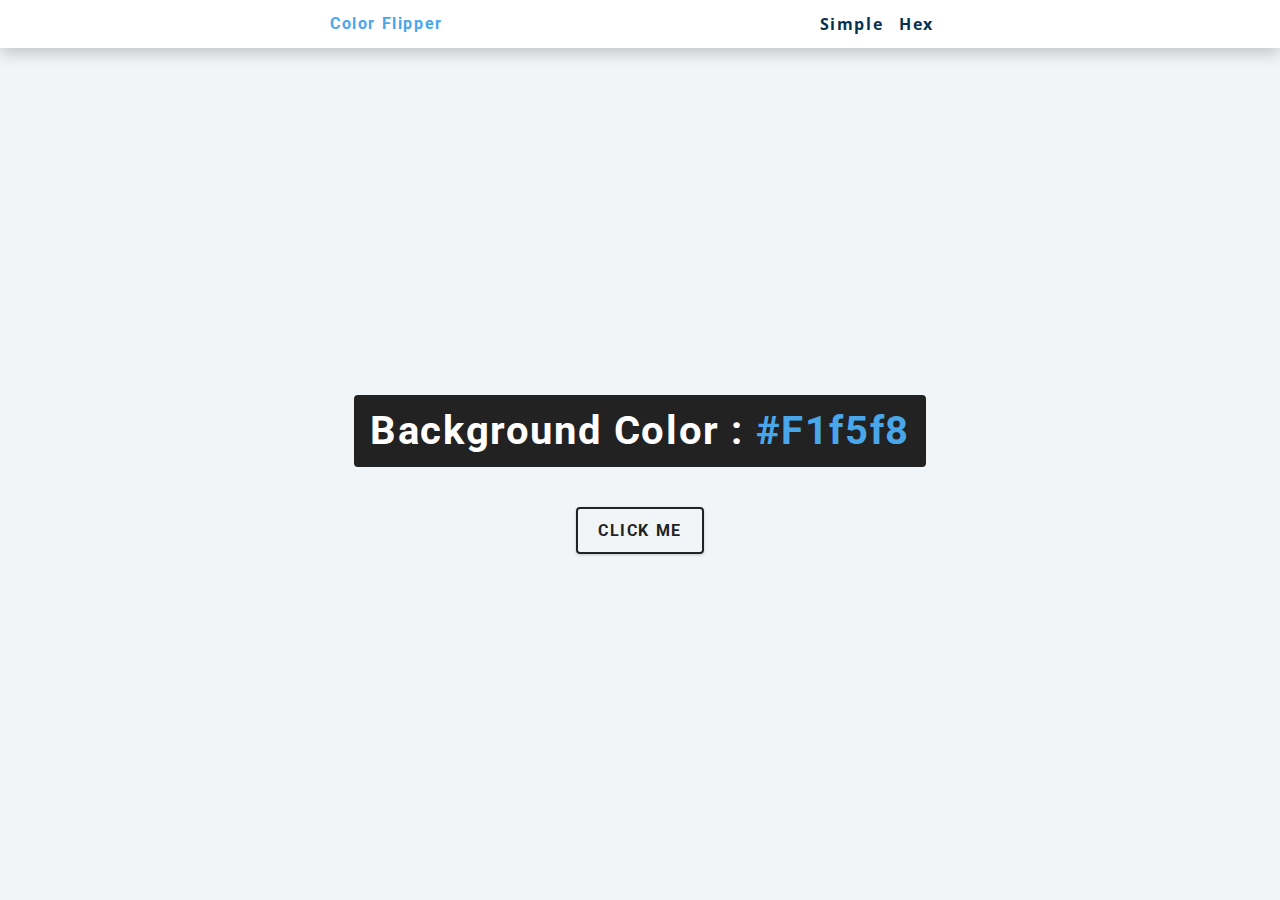
<file: First_Project/index.html>
<!DOCTYPE html>
<html lang="en">
  <head>
    <meta charset="UTF-8" />
    <meta name="viewport" content="width=device-width, initial-scale=1.0" />
    <title>
      Color Flipper || Simple
    </title>

    <!-- styles -->
    <link rel="stylesheet" href="styles.css" />
  </head>

  <body>
    <nav>
      <div class="nav-center">
        <h4>color flipper</h4>
        <ul class="nav-links">
          <li><a href="index.html">simple</a></li>
          <li><a href="hex.html">hex</a></li>
        </ul>
      </div>
    </nav>
    <main>
      <div class="container">
        <h2>background color : <span class="color">#f1f5f8</span></h2>
        <button class="btn btn-hero" id="btn">click me</button>
      </div>
    </main>
    <!-- javascript -->
    <script src="app.js"></script>
  </body>
</html>
</file>
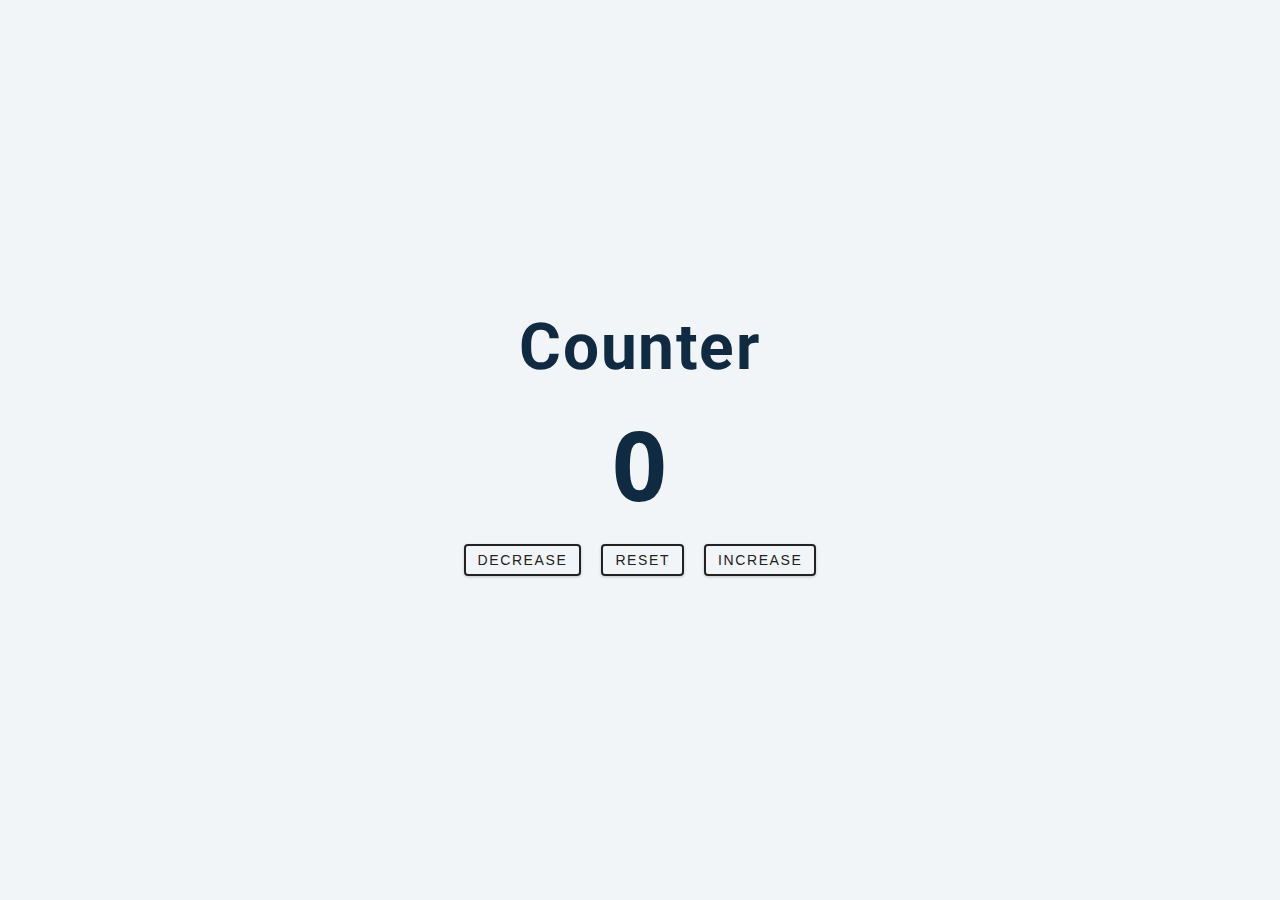
<file: Second_Project/index.html>
<!DOCTYPE html>
<html lang="en">

<head>
    <meta charset="UTF-8" />
    <meta name="viewport" content="width=device-width, initial-scale=1.0" />
    <title>Counter</title>

    <!-- styles -->
    <link rel="stylesheet" href="style.css" />
</head>

<body>
    <main>
        <div class="container">
            <h1>Counter</h1>
            <span id="value">0</span>
            <div class="button-container">
                <button class="btn    decraese">DECREASE</button>
                <button class="btn  reset">RESET</button>
                <button class="btn   incraese">INCREASE</button>
            </div>
        </div>
    </main>

    <!-- javascript -->
    <script src="index.js"></script>
</body>

</html>
</file>
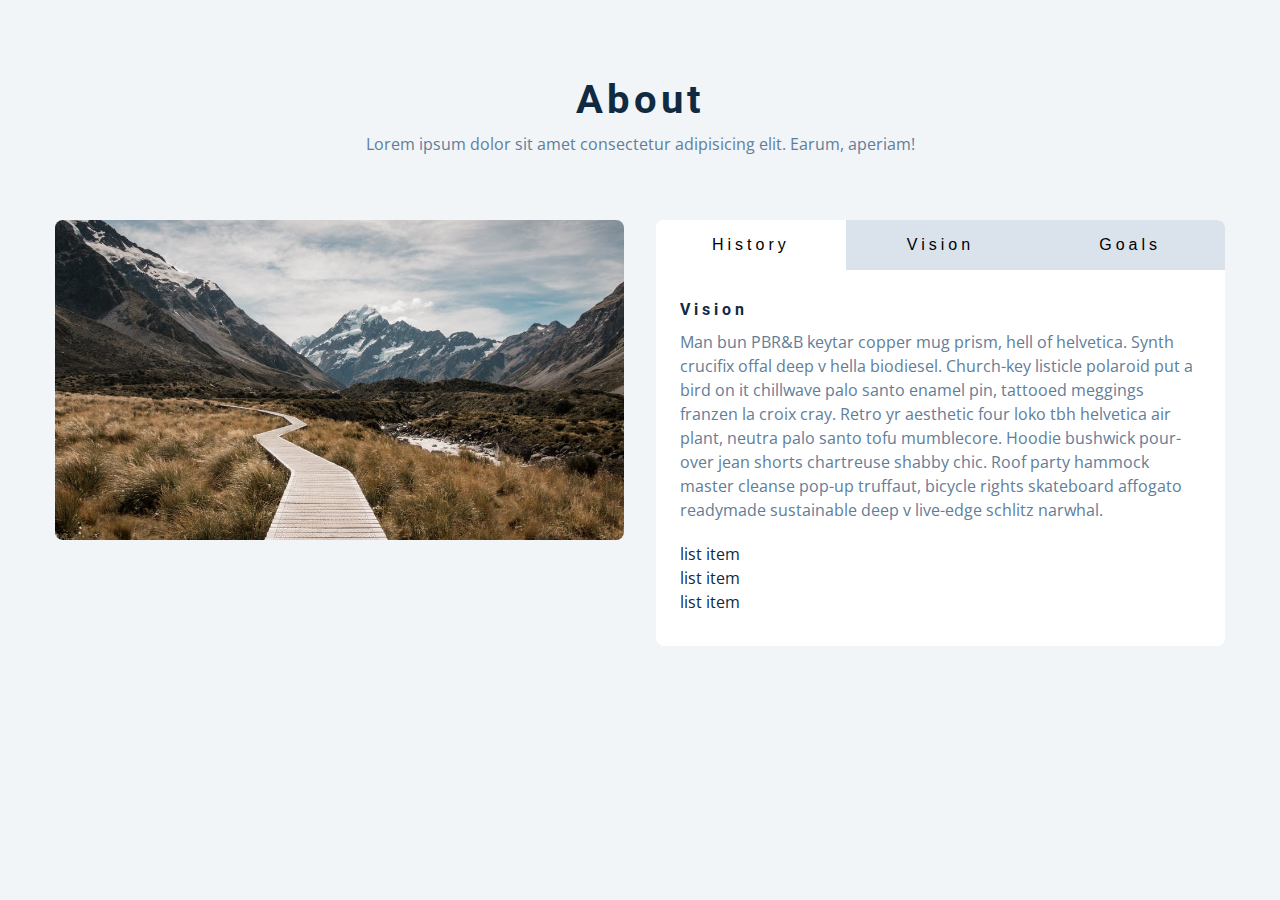
<file: Tabs/index.html>
<!DOCTYPE html>
<html lang="en">

<head>
    <meta charset="UTF-8" />
    <meta name="viewport" content="width=device-width, initial-scale=1.0" />
    <title>Tabs</title>

    <!-- styles -->
    <link rel="stylesheet" href="styles.css" />
</head>

<body>
    <section class="section">
        <div class="title">
            <h2>about</h2>
            <p>
                Lorem ipsum dolor sit amet consectetur adipisicing elit. Earum,
                aperiam!
            </p>
        </div>

        <div class="about-center section-center">
            <article class="about-img">
                <img src="./hero-bcg.jpeg" alt="" />
            </article>
            <article class="about">
                <!-- btn container -->
                <div class="btn-container">
                    <button class="tab-btn active" data-id="history">history</button>
                    <button class="tab-btn" data-id="vision">vision</button>
                    <button class="tab-btn" data-id="goals">goals</button>
                </div>
                <div class="about-content">
                    <!-- single item -->
                    <div class="content " id="history">
                        <h4>history</h4>
                        <p>
                            I'm baby wolf pickled schlitz try-hard normcore marfa man bun
                            mumblecore vice pop-up XOXO lomo kombucha glossier bicycle
                            rights. Umami kinfolk salvia jean shorts offal venmo. Knausgaard
                            tilde try-hard, woke fixie banjo man bun. Small batch tumeric
                            mustache tbh wayfarers 8-bit shaman chartreuse tacos. Viral
                            direct trade hoodie ugh chambray, craft beer pork belly flannel
                            tacos single-origin coffee art party migas plaid pop-up.
                        </p>
                    </div>
                    <!-- end of single item -->
                    <!-- single item -->
                    <div class="content active" id="vision">
                        <h4>vision</h4>
                        <p>
                            Man bun PBR&B keytar copper mug prism, hell of helvetica. Synth
                            crucifix offal deep v hella biodiesel. Church-key listicle
                            polaroid put a bird on it chillwave palo santo enamel pin,
                            tattooed meggings franzen la croix cray. Retro yr aesthetic four
                            loko tbh helvetica air plant, neutra palo santo tofu mumblecore.
                            Hoodie bushwick pour-over jean shorts chartreuse shabby chic.
                            Roof party hammock master cleanse pop-up truffaut, bicycle
                            rights skateboard affogato readymade sustainable deep v
                            live-edge schlitz narwhal.
                        </p>
                        <ul>
                            <li>list item</li>
                            <li>list item</li>
                            <li>list item</li>
                        </ul>
                    </div>
                    <!-- end of single item -->
                    <!-- single item -->
                    <div class="content" id="goals">
                        <h4>goals</h4>
                        <p>
                            Chambray authentic truffaut, kickstarter brunch taxidermy vape
                            heirloom four dollar toast raclette shoreditch church-key.
                            Poutine etsy tote bag, cred fingerstache leggings cornhole
                            everyday carry blog gastropub. Brunch biodiesel sartorial mlkshk
                            swag, mixtape hashtag marfa readymade direct trade man braid
                            cold-pressed roof party. Small batch adaptogen coloring book
                            heirloom. Letterpress food truck hammock literally hell of wolf
                            beard adaptogen everyday carry. Dreamcatcher pitchfork yuccie,
                            banh mi salvia venmo photo booth quinoa chicharrones.
                        </p>
                    </div>
                    <!-- end of single item -->
                </div>
            </article>
        </div>
    </section>
    <!-- javascript -->
    <script src="app.js"></script>
</body>

</html>
</file>
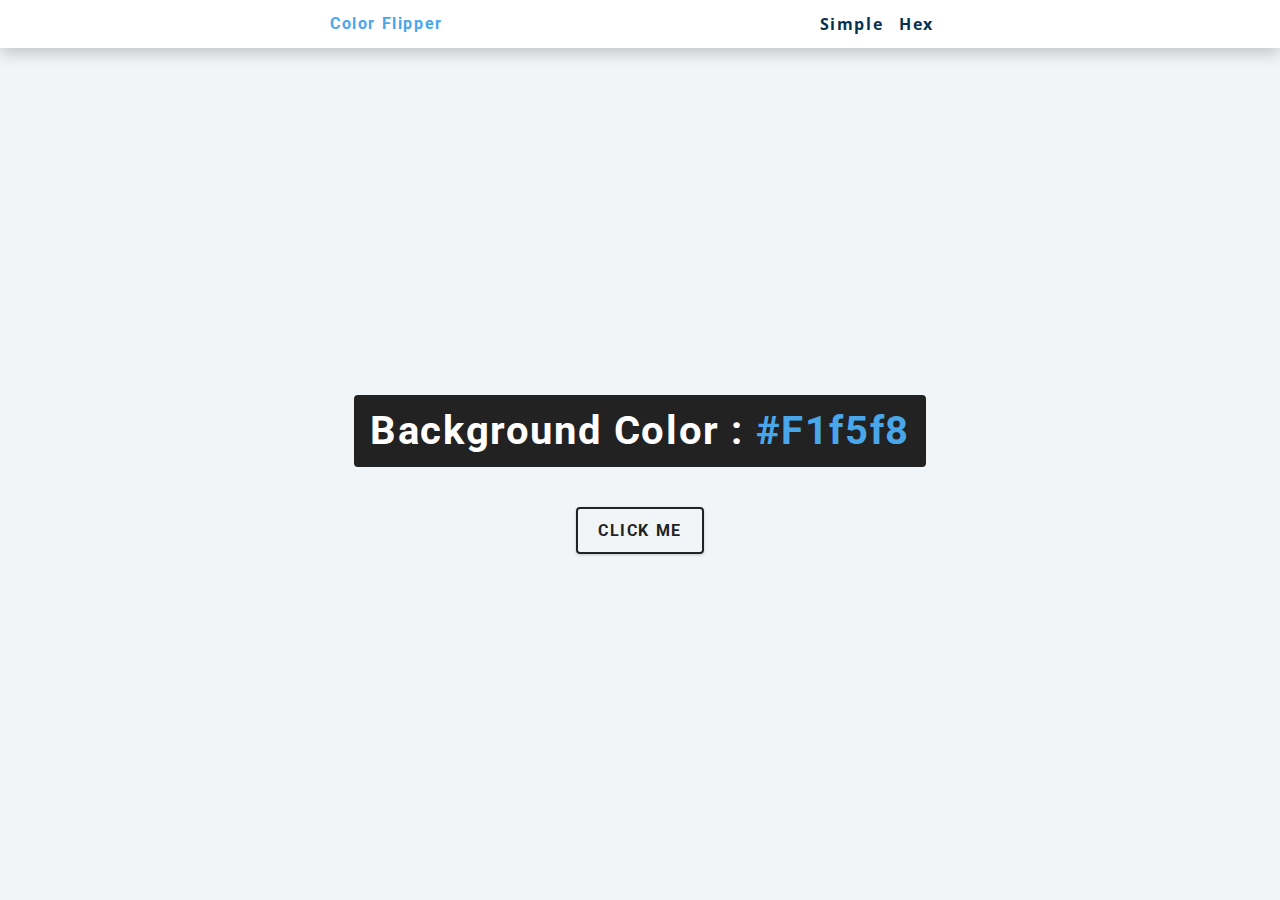
<file: First_Project/hex.html>
<!DOCTYPE html>
<html lang="en">
  <head>
    <meta charset="UTF-8" />
    <meta name="viewport" content="width=device-width, initial-scale=1.0" />
    <title>
      Color Flipper || Simple
    </title>

    <!-- styles -->
    <link rel="stylesheet" href="styles.css" />
  </head>

  <body>
    <nav>
      <div class="nav-center">
        <h4>color flipper</h4>
        <ul class="nav-links">
          <li><a href="index.html">simple</a></li>
          <li><a href="hex.html">hex</a></li>
        </ul>
      </div>
    </nav>
    <main>
      <div class="container">
        <h2>background color : <span class="color">#f1f5f8</span></h2>
        <button class="btn btn-hero" id="btn">click me</button>
      </div>
    </main>
    <!-- javascript -->
    <script src="hex.js"></script>
  </body>
</html>
</file>
<file: First_Project/styles.css>
/*
=============== 
Fonts
===============
*/
@import url("https://fonts.googleapis.com/css?family=Open+Sans|Roboto:400,700&display=swap");

/*
=============== 
Variables
===============
*/

:root {
  /* dark shades of primary color*/
  --clr-primary-1: hsl(205, 86%, 17%);
  --clr-primary-2: hsl(205, 77%, 27%);
  --clr-primary-3: hsl(205, 72%, 37%);
  --clr-primary-4: hsl(205, 63%, 48%);
  /* primary/main color */
  --clr-primary-5: hsl(205, 78%, 60%);
  /* lighter shades of primary color */
  --clr-primary-6: hsl(205, 89%, 70%);
  --clr-primary-7: hsl(205, 90%, 76%);
  --clr-primary-8: hsl(205, 86%, 81%);
  --clr-primary-9: hsl(205, 90%, 88%);
  --clr-primary-10: hsl(205, 100%, 96%);
  /* darkest grey - used for headings */
  --clr-grey-1: hsl(209, 61%, 16%);
  --clr-grey-2: hsl(211, 39%, 23%);
  --clr-grey-3: hsl(209, 34%, 30%);
  --clr-grey-4: hsl(209, 28%, 39%);
  /* grey used for paragraphs */
  --clr-grey-5: hsl(210, 22%, 49%);
  --clr-grey-6: hsl(209, 23%, 60%);
  --clr-grey-7: hsl(211, 27%, 70%);
  --clr-grey-8: hsl(210, 31%, 80%);
  --clr-grey-9: hsl(212, 33%, 89%);
  --clr-grey-10: hsl(210, 36%, 96%);
  --clr-white: #fff;
  --clr-red-dark: hsl(360, 67%, 44%);
  --clr-red-light: hsl(360, 71%, 66%);
  --clr-green-dark: hsl(125, 67%, 44%);
  --clr-green-light: hsl(125, 71%, 66%);
  --clr-black: #222;
  --ff-primary: "Roboto", sans-serif;
  --ff-secondary: "Open Sans", sans-serif;
  --transition: all 0.3s linear;
  --spacing: 0.1rem;
  --radius: 0.25rem;
  --light-shadow: 0 5px 15px rgba(0, 0, 0, 0.1);
  --dark-shadow: 0 5px 15px rgba(0, 0, 0, 0.2);
  --max-width: 1170px;
  --fixed-width: 620px;
}
/*
=============== 
Global Styles
===============
*/

*,
::after,
::before {
  margin: 0;
  padding: 0;
  box-sizing: border-box;
}
body {
  font-family: var(--ff-secondary);
  background: var(--clr-grey-10);
  color: var(--clr-grey-1);
  line-height: 1.5;
  font-size: 0.875rem;
}
ul {
  list-style-type: none;
}
a {
  text-decoration: none;
}
h1,
h2,
h3,
h4 {
  letter-spacing: var(--spacing);
  text-transform: capitalize;
  line-height: 1.25;
  margin-bottom: 0.75rem;
  font-family: var(--ff-primary);
}
h1 {
  font-size: 3rem;
}
h2 {
  font-size: 2rem;
}
h3 {
  font-size: 1.25rem;
}
h4 {
  font-size: 0.875rem;
}
p {
  margin-bottom: 1.25rem;
  color: var(--clr-grey-5);
}
@media screen and (min-width: 800px) {
  h1 {
    font-size: 4rem;
  }
  h2 {
    font-size: 2.5rem;
  }
  h3 {
    font-size: 1.75rem;
  }
  h4 {
    font-size: 1rem;
  }
  body {
    font-size: 1rem;
  }
  h1,
  h2,
  h3,
  h4 {
    line-height: 1;
  }
}
/*  global classes */

/* section */
.section {
  padding: 5rem 0;
}

.section-center {
  width: 90vw;
  margin: 0 auto;
  max-width: 1170px;
}
@media screen and (min-width: 992px) {
  .section-center {
    width: 95vw;
  }
}
main {
  min-height: 100vh;
  display: grid;
  place-items: center;
}

/*
=============== 
Nav
===============
*/
nav {
  background: var(--clr-white);
  height: 3rem;
  display: grid;
  align-items: center;
  box-shadow: var(--dark-shadow);
}
.nav-center {
  width: 90vw;
  max-width: var(--fixed-width);
  margin: 0 auto;
  display: flex;
  align-items: center;
  justify-content: space-between;
}
.nav-center h4 {
  margin-bottom: 0;
  color: var(--clr-primary-5);
}
.nav-links {
  display: flex;
}
nav a {
  text-transform: capitalize;
  font-weight: 700;
  font-size: 1rem;
  color: var(--clr-primary-1);
  letter-spacing: var(--spacing);
  margin-right: 1rem;
}
nav a:hover {
  color: var(--clr-primary-5);
}
/*
=============== 
Container
===============
*/
main {
  min-height: calc(100vh - 3rem);
  display: grid;
  place-items: center;
}
.container {
  text-align: center;
}
.container h2 {
  background: var(--clr-black);
  color: var(--clr-white);
  padding: 1rem;
  border-radius: var(--radius);
  margin-bottom: 2.5rem;
}
.color {
  color: var(--clr-primary-5);
}
.btn-hero {
  font-family: var(--ff-primary);
  text-transform: uppercase;
  background: transparent;
  color: var(--clr-black);
  letter-spacing: var(--spacing);
  display: inline-block;
  font-weight: 700;
  transition: var(--transition);
  border: 2px solid var(--clr-black);
  cursor: pointer;
  box-shadow: 0 1px 3px rgba(0, 0, 0, 0.2);
  border-radius: var(--radius);
  font-size: 1rem;
  padding: 0.75rem 1.25rem;
}
.btn-hero:hover {
  color: var(--clr-white);
  background: var(--clr-black);
}
</file>
<file: Second_Project/style.css>
/*
=============== 
Fonts
===============
*/
@import url("https://fonts.googleapis.com/css?family=Open+Sans|Roboto:400,700&display=swap");

/*
=============== 
Variables
===============
*/

:root {
  /* dark shades of primary color*/
  --clr-primary-1: hsl(205, 86%, 17%);
  --clr-primary-2: hsl(205, 77%, 27%);
  --clr-primary-3: hsl(205, 72%, 37%);
  --clr-primary-4: hsl(205, 63%, 48%);
  /* primary/main color */
  --clr-primary-5: hsl(205, 78%, 60%);
  /* lighter shades of primary color */
  --clr-primary-6: hsl(205, 89%, 70%);
  --clr-primary-7: hsl(205, 90%, 76%);
  --clr-primary-8: hsl(205, 86%, 81%);
  --clr-primary-9: hsl(205, 90%, 88%);
  --clr-primary-10: hsl(205, 100%, 96%);
  /* darkest grey - used for headings */
  --clr-grey-1: hsl(209, 61%, 16%);
  --clr-grey-2: hsl(211, 39%, 23%);
  --clr-grey-3: hsl(209, 34%, 30%);
  --clr-grey-4: hsl(209, 28%, 39%);
  /* grey used for paragraphs */
  --clr-grey-5: hsl(210, 22%, 49%);
  --clr-grey-6: hsl(209, 23%, 60%);
  --clr-grey-7: hsl(211, 27%, 70%);
  --clr-grey-8: hsl(210, 31%, 80%);
  --clr-grey-9: hsl(212, 33%, 89%);
  --clr-grey-10: hsl(210, 36%, 96%);
  --clr-white: #fff;
  --clr-red-dark: hsl(360, 67%, 44%);
  --clr-red-light: hsl(360, 71%, 66%);
  --clr-green-dark: hsl(125, 67%, 44%);
  --clr-green-light: hsl(125, 71%, 66%);
  --clr-black: #222;
  --ff-primary: "Roboto", sans-serif;
  --ff-secondary: "Open Sans", sans-serif;
  --transition: all 0.3s linear;
  --spacing: 0.1rem;
  --radius: 0.25rem;
  --light-shadow: 0 5px 15px rgba(0, 0, 0, 0.1);
  --dark-shadow: 0 5px 15px rgba(0, 0, 0, 0.2);
  --max-width: 1170px;
  --fixed-width: 620px;
}
/*
=============== 
Global Styles
===============
*/

*,
::after,
::before {
  margin: 0;
  padding: 0;
  box-sizing: border-box;
}
body {
  font-family: var(--ff-secondary);
  background: var(--clr-grey-10);
  color: var(--clr-grey-1);
  line-height: 1.5;
  font-size: 0.875rem;
}
ul {
  list-style-type: none;
}
a {
  text-decoration: none;
}
h1,
h2,
h3,
h4 {
  letter-spacing: var(--spacing);
  text-transform: capitalize;
  line-height: 1.25;
  margin-bottom: 0.75rem;
  font-family: var(--ff-primary);
}
h1 {
  font-size: 3rem;
}
h2 {
  font-size: 2rem;
}
h3 {
  font-size: 1.25rem;
}
h4 {
  font-size: 0.875rem;
}
p {
  margin-bottom: 1.25rem;
  color: var(--clr-grey-5);
}
@media screen and (min-width: 800px) {
  h1 {
    font-size: 4rem;
  }
  h2 {
    font-size: 2.5rem;
  }
  h3 {
    font-size: 1.75rem;
  }
  h4 {
    font-size: 1rem;
  }
  body {
    font-size: 1rem;
  }
  h1,
  h2,
  h3,
  h4 {
    line-height: 1;
  }
}
/*  global classes */

/* section */
.section {
  padding: 5rem 0;
}

.section-center {
  width: 90vw;
  margin: 0 auto;
  max-width: 1170px;
}
@media screen and (min-width: 992px) {
  .section-center {
    width: 95vw;
  }
}
main {
  min-height: 100vh;
  display: grid;
  place-items: center;
}

/*
=============== 
Counter
===============
*/

main {
  min-height: 100vh;
  display: grid;
  place-items: center;
}
.container {
  text-align: center;
}
#value {
  font-size: 6rem;
  font-weight: bold;
}
.btn {
  text-transform: uppercase;
  background: transparent;
  color: var(--clr-black);
  padding: 0.375rem 0.75rem;
  letter-spacing: var(--spacing);
  display: inline-block;
  transition: var(--transition);
  font-size: 0.875rem;
  border: 2px solid var(--clr-black);
  cursor: pointer;
  box-shadow: 0 1px 3px rgba(0, 0, 0, 0.2);
  border-radius: var(--radius);
  margin: 0.5rem;
}
.btn:hover {
  color: var(--clr-white);
  background: var(--clr-black);
}
</file>
<file: Tabs/styles.css>
/*
=============== 
Fonts
===============
*/
@import url("https://fonts.googleapis.com/css?family=Open+Sans|Roboto:400,700&display=swap");

/*
=============== 
Variables
===============
*/

:root {
  /* dark shades of primary color*/
  --clr-primary-1: hsl(205, 86%, 17%);
  --clr-primary-2: hsl(205, 77%, 27%);
  --clr-primary-3: hsl(205, 72%, 37%);
  --clr-primary-4: hsl(205, 63%, 48%);
  /* primary/main color */
  --clr-primary-5: #49a6e9;
  /* lighter shades of primary color */
  --clr-primary-6: hsl(205, 89%, 70%);
  --clr-primary-7: hsl(205, 90%, 76%);
  --clr-primary-8: hsl(205, 86%, 81%);
  --clr-primary-9: hsl(205, 90%, 88%);
  --clr-primary-10: hsl(205, 100%, 96%);
  /* darkest grey - used for headings */
  --clr-grey-1: hsl(209, 61%, 16%);
  --clr-grey-2: hsl(211, 39%, 23%);
  --clr-grey-3: hsl(209, 34%, 30%);
  --clr-grey-4: hsl(209, 28%, 39%);
  /* grey used for paragraphs */
  --clr-grey-5: hsl(210, 22%, 49%);
  --clr-grey-6: hsl(209, 23%, 60%);
  --clr-grey-7: hsl(211, 27%, 70%);
  --clr-grey-8: hsl(210, 31%, 80%);
  --clr-grey-9: hsl(212, 33%, 89%);
  --clr-grey-10: hsl(210, 36%, 96%);
  --clr-white: #fff;
  --clr-red-dark: hsl(360, 67%, 44%);
  --clr-red-light: hsl(360, 71%, 66%);
  --clr-green-dark: hsl(125, 67%, 44%);
  --clr-green-light: hsl(125, 71%, 66%);
  --clr-black: #222;
  --ff-primary: "Roboto", sans-serif;
  --ff-secondary: "Open Sans", sans-serif;
  --transition: all 0.3s linear;
  --spacing: 0.25rem;
  --radius: 0.5rem;
  --light-shadow: 0 5px 15px rgba(0, 0, 0, 0.1);
  --dark-shadow: 0 5px 15px rgba(0, 0, 0, 0.2);
  --max-width: 1170px;
  --fixed-width: 620px;
}
/*
=============== 
Global Styles
===============
*/

*,
::after,
::before {
  margin: 0;
  padding: 0;
  box-sizing: border-box;
}
body {
  font-family: var(--ff-secondary);
  background: var(--clr-grey-10);
  color: var(--clr-grey-1);
  line-height: 1.5;
  font-size: 0.875rem;
}
ul {
  list-style-type: none;
}
a {
  text-decoration: none;
}
img:not(.logo) {
  width: 100%;
}
img {
  display: block;
}

h1,
h2,
h3,
h4 {
  letter-spacing: var(--spacing);
  text-transform: capitalize;
  line-height: 1.25;
  margin-bottom: 0.75rem;
  font-family: var(--ff-primary);
}
h1 {
  font-size: 3rem;
}
h2 {
  font-size: 2rem;
}
h3 {
  font-size: 1.25rem;
}
h4 {
  font-size: 0.875rem;
}
p {
  margin-bottom: 1.25rem;
  color: var(--clr-grey-5);
}
@media screen and (min-width: 800px) {
  h1 {
    font-size: 4rem;
  }
  h2 {
    font-size: 2.5rem;
  }
  h3 {
    font-size: 1.75rem;
  }
  h4 {
    font-size: 1rem;
  }
  body {
    font-size: 1rem;
  }
  h1,
  h2,
  h3,
  h4 {
    line-height: 1;
  }
}
/*  global classes */

.btn {
  text-transform: uppercase;
  background: transparent;
  color: var(--clr-black);
  padding: 0.375rem 0.75rem;
  letter-spacing: var(--spacing);
  display: inline-block;
  transition: var(--transition);
  font-size: 0.875rem;
  border: 2px solid var(--clr-black);
  cursor: pointer;
  box-shadow: 0 1px 3px rgba(0, 0, 0, 0.2);
  border-radius: var(--radius);
}
.btn:hover {
  color: var(--clr-white);
  background: var(--clr-black);
}
/* section */
.section {
  padding: 5rem 0;
}

.section-center {
  width: 90vw;
  margin: 0 auto;
  max-width: 1170px;
}
@media screen and (min-width: 992px) {
  .section-center {
    width: 95vw;
  }
}
main {
  min-height: 100vh;
  display: grid;
  place-items: center;
}
/*
=============== 
About
===============
*/
.title {
  text-align: center;
  margin-bottom: 4rem;
}
.title p {
  width: 80%;
  margin: 0 auto;
}

.about-img {
  margin-bottom: 2rem;
}
.about-img img {
  border-radius: var(--radius);
  object-fit: cover;
  height: 20rem;
}
@media screen and (min-width: 992px) {
  .about-img {
    margin-bottom: 0;
  }

  .about-center {
    display: grid;
    grid-template-columns: 1fr 1fr;
    column-gap: 2rem;
  }
}
.about {
  background: var(--clr-white);
  border-radius: var(--radius);
  display: grid;
  grid-template-rows: auto 1fr;
}
.btn-container {
  border-top-left-radius: var(--radius);
  border-top-right-radius: var(--radius);
  display: grid;
  grid-template-columns: 1fr 1fr 1fr;
}
.tab-btn:nth-child(1) {
  border-top-left-radius: var(--radius);
}
.tab-btn:nth-child(3) {
  border-top-right-radius: var(--radius);
}
.tab-btn {
  padding: 1rem 0;
  border: none;
  text-transform: capitalize;
  font-size: 1rem;
  display: block;
  background: var(--clr-grey-9);
  cursor: pointer;
  transition: var(--transition);
  letter-spacing: var(--spacing);
}
.tab-btn:hover:not(.active) {
  background: var(--clr-primary-10);
  color: var(--clr-primary-5);
}
.about-content {
  border-bottom-left-radius: var(--radius);
  border-bottom-right-radius: var(--radius);
  padding: 2rem 1.5rem;
}
/* hide content */
.content {
  display: none;
}
.tab-btn.active {
  background: var(--clr-white);
}
.content.active {
  display: block;
}
</file>
